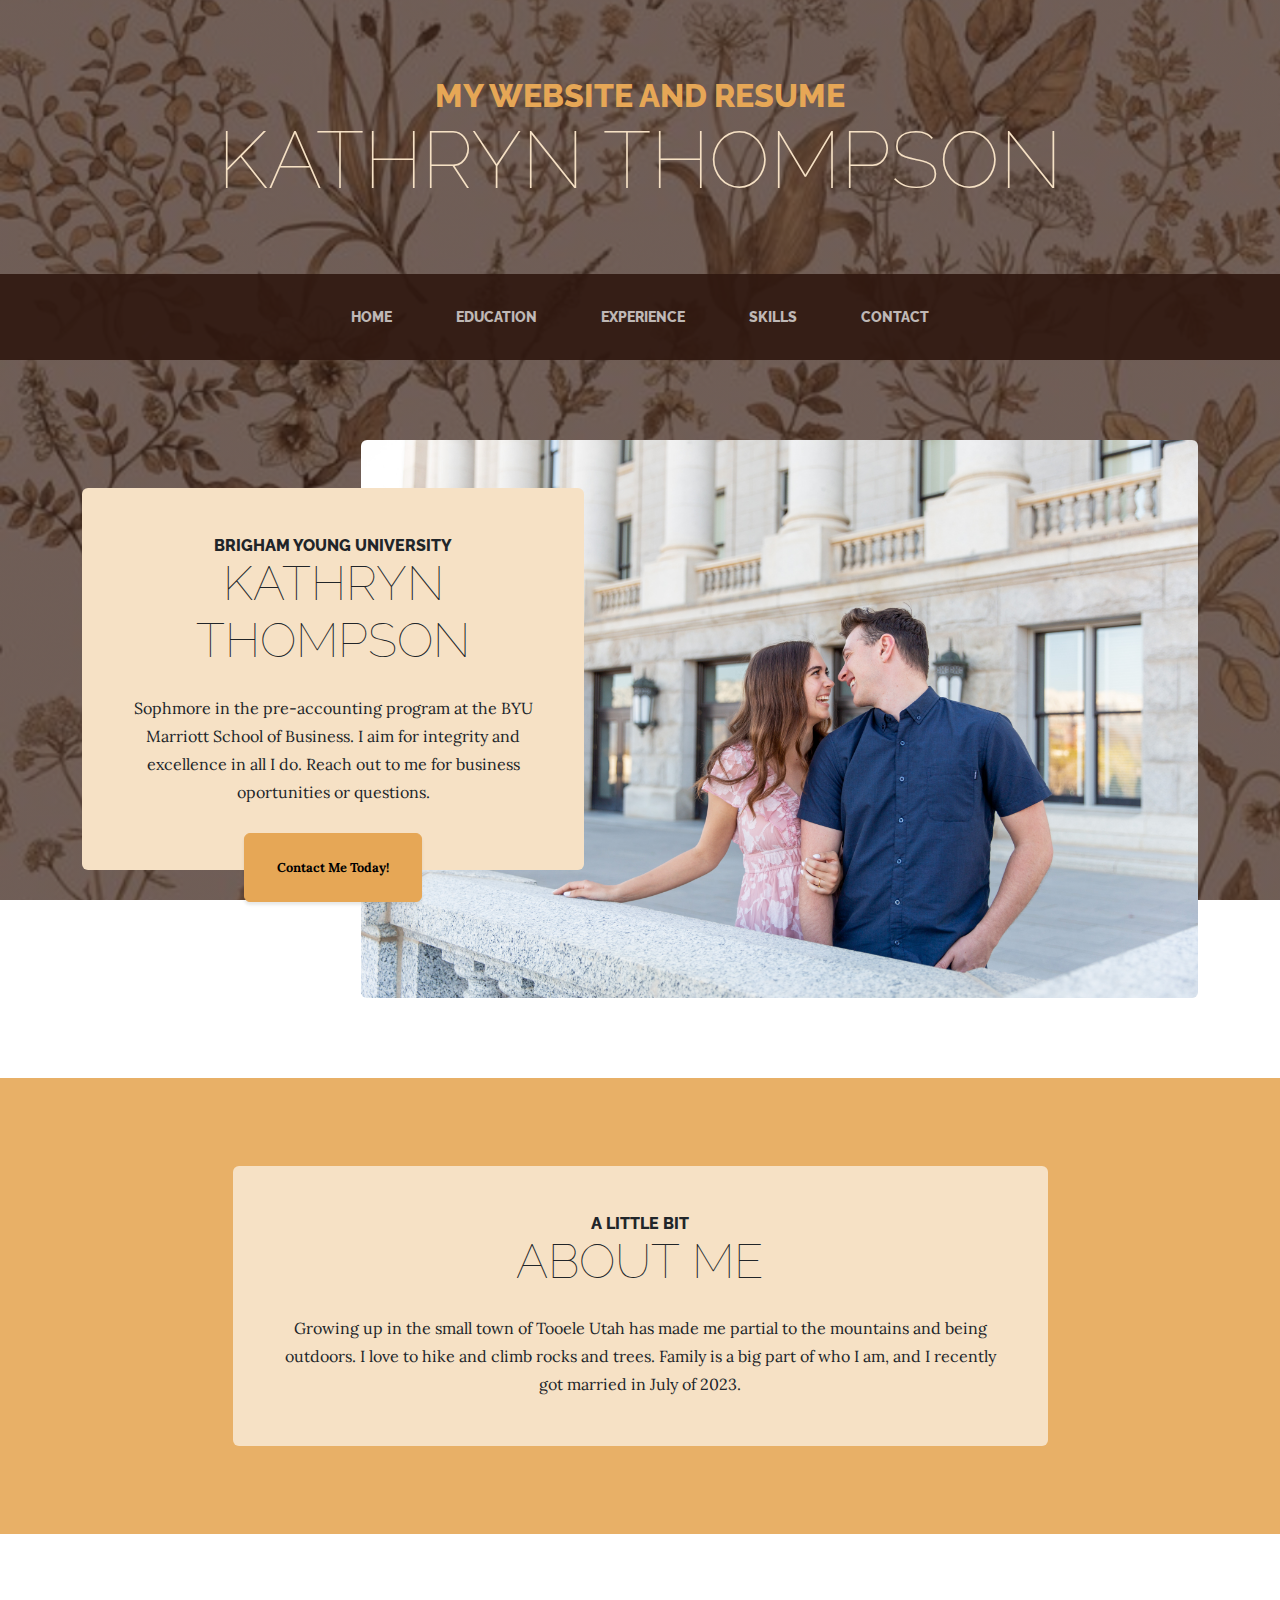
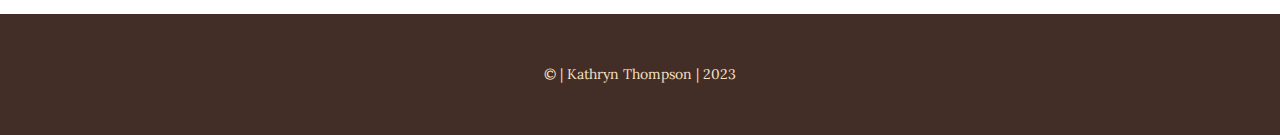
<file: Website Kat/index.html>
<!DOCTYPE html>
<html lang="en">
    <head>
        <meta charset="utf-8" />
        <meta name="viewport" content="width=device-width, initial-scale=1, shrink-to-fit=no" />
        <meta name="description" content="Kathryn Thompson Resume and Website" />
        <meta name="author" content="" />
        <title>Kathryn Thompson - Brigham Young University Student</title>
        <link rel="icon" type="image/x-icon" href="assets/favicon.ico" />
        <!-- Google fonts-->
        <link href="https://fonts.googleapis.com/css?family=Raleway:100,100i,200,200i,300,300i,400,400i,500,500i,600,600i,700,700i,800,800i,900,900i" rel="stylesheet" />
        <link href="https://fonts.googleapis.com/css?family=Lora:400,400i,700,700i" rel="stylesheet" />
        <!-- Core theme CSS (includes Bootstrap)-->
        <link href="css/styles.css" rel="stylesheet" />
    </head>
    <body>
        <header>
            <h1 class="site-heading text-center text-faded d-none d-lg-block">
                <span class="site-heading-upper text-primary mb-3">My Website and Resume</span>
                <span class="site-heading-lower">Kathryn Thompson</span>
            </h1>
        </header>
        <!-- Navigation-->
        <nav class="navbar navbar-expand-lg navbar-dark py-lg-4" id="mainNav">
            <div class="container">
                <a class="navbar-brand text-uppercase fw-bold d-lg-none" href="index.html">Kathryn Thompson</a>
                <button class="navbar-toggler" type="button" data-bs-toggle="collapse" data-bs-target="#navbarSupportedContent" aria-controls="navbarSupportedContent" aria-expanded="false" aria-label="Toggle navigation"><span class="navbar-toggler-icon"></span></button>
                <div class="collapse navbar-collapse" id="navbarSupportedContent">
                    <ul class="navbar-nav mx-auto">
                        <li class="nav-item px-lg-4"><a class="nav-link text-uppercase" href="index.html">Home</a></li>
                        <li class="nav-item px-lg-4"><a class="nav-link text-uppercase" href="education.html">Education</a></li>
                        <li class="nav-item px-lg-4"><a class="nav-link text-uppercase" href="experience.html">Experience</a></li>
                        <li class="nav-item px-lg-4"><a class="nav-link text-uppercase" href="skills.html">Skills</a></li>
                        <li class="nav-item px-lg-4"><a class="nav-link text-uppercase" href="contact.html">Contact</a></li>
                    </ul>
                </div>
            </div>
        </nav>
        <section class="page-section clearfix">
            <div class="container">
                <div class="intro">
                    <img class="intro-img img-fluid mb-3 mb-lg-0 rounded" src="assets/img/intropic.JPG" alt="..." />
                    <div class="intro-text left-0 text-center bg-faded p-5 rounded">
                        <h2 class="section-heading mb-4">
                            <span class="section-heading-upper">Brigham Young University</span>
                            <span class="section-heading-lower">Kathryn Thompson</span>
                        </h2>
                        <p class="mb-3"> Sophmore in the pre-accounting program at the BYU Marriott School of Business. I aim for integrity and excellence in all I do. Reach out to me for business oportunities or questions.</p>
                        <div class="intro-button mx-auto"><a class="btn btn-primary btn-xl" href="contact.html">Contact Me Today!</a></div>
                    </div>
                </div>
            </div>
        </section>
        <section class="page-section cta">
            <div class="container">
                <div class="row">
                    <div class="col-xl-9 mx-auto">
                        <div class="cta-inner bg-faded text-center rounded">
                            <h2 class="section-heading mb-4">
                                <span class="section-heading-upper">A Little Bit</span>
                                <span class="section-heading-lower">About Me</span>
                            </h2>
                            <p class="mb-0">Growing up in the small town of Tooele Utah has made me partial to the mountains and being outdoors. I love to hike and climb rocks and trees. Family is a big part of who I am, and I recently got married in July of 2023.</p>
                        </div>
                    </div>
                </div>
            </div>
        </section>
        <footer class="footer text-faded text-center py-5">
            <div class="container"><p class="m-0 small">&copy; | Kathryn Thompson | 2023</p></div>
        </footer>
        <!-- Bootstrap core JS-->
        <script src="https://cdn.jsdelivr.net/npm/bootstrap@5.2.3/dist/js/bootstrap.bundle.min.js"></script>
        <!-- Core theme JS-->
        <script src="js/scripts.js"></script>
    </body>
</html>
</file>
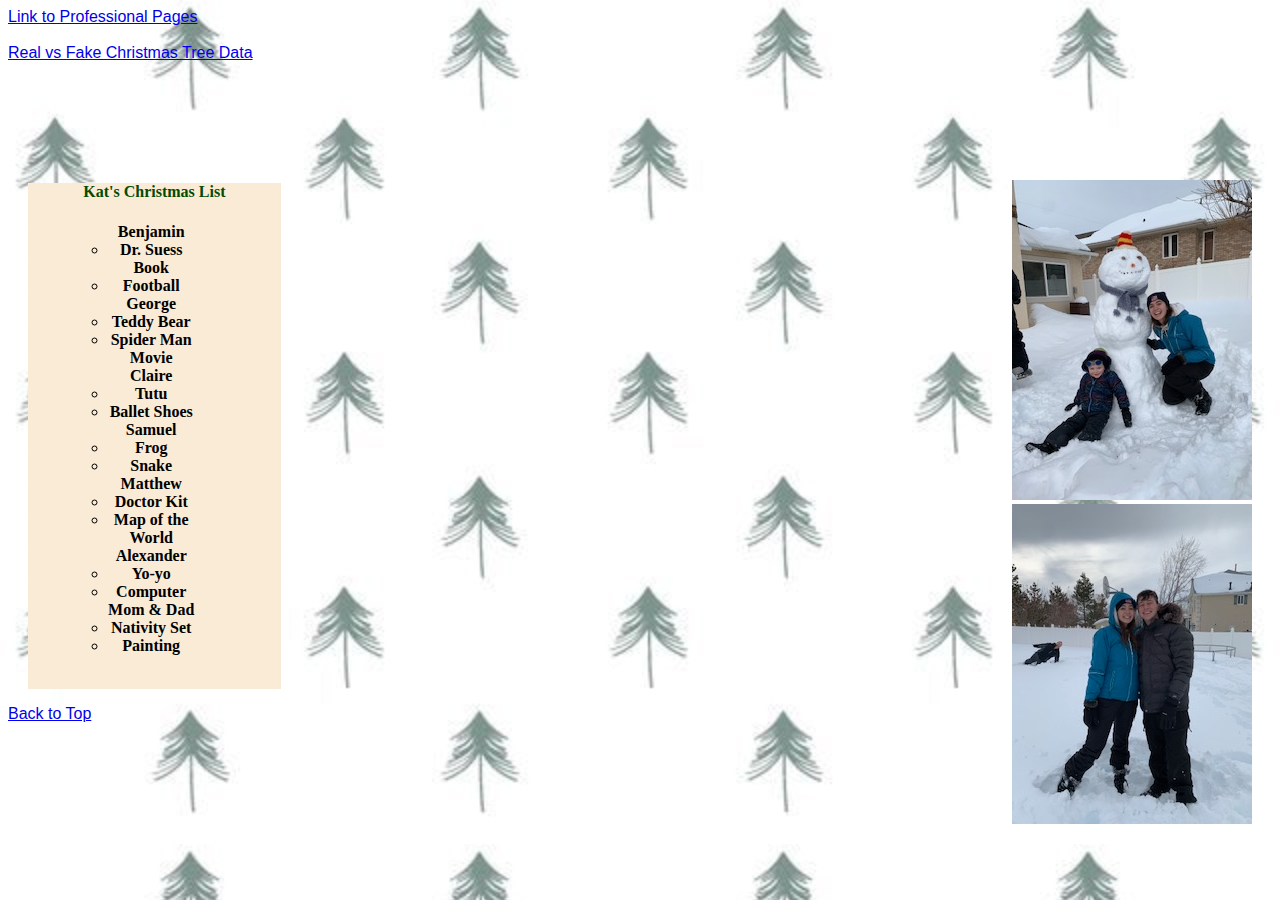
<file: Website Kat/christmaslist.html>
<!DOCTYPE html>
<html lang="en">
<head>
    <meta charset="UTF-8">
    <meta name="viewport" content="width=device-width, initial-scale=1.0">
    <title>Kathryn Thompson</title>
    <link rel="stylesheet" href="../Website Kat/css/stylesheet.css">
    <link rel="stylesheet" href="../Website Kat/css/layout.css">
</head>
<body class="bg">
 
<a id="top" href="index.html">Link to Professional Pages</a> <br><br>
<a href="#rvsf">Real vs Fake Christmas Tree Data</a>
    <div class="top">
        <center><iframe width="500" height="315" src="https://www.youtube.com/embed/u8zWZB0zdL0?si=0aUt4ipmDhLYpeOI" title="YouTube video player" frameborder="0" allow="accelerometer; autoplay; clipboard-write; encrypted-media; gyroscope; picture-in-picture; web-share" allowfullscreen>Christmas Music</iframe>
        </center>
    </div>

    <div class="right">
        <br>
        <center><img src="../Website Kat/assets/img/snowman.jpg" alt="Snowman"></center>
        <center><img src="../Website Kat/assets/img/winter.jpg" alt="Winter"></center>
    </div>

    <div class="left background">
        <h4 class="heading"> Kat's Christmas List</h4>

        <ol class="list scroll background"> 
            <ul>Benjamin
            <li>Dr. Suess Book</li>
            <li>Football</li>
            </ul>
            <ul> George
                <li>Teddy Bear</li>
                <li>Spider Man Movie</li>
            </ul>
            <ul>Claire
                <li>Tutu</li>
                <li>Ballet Shoes</li>
            </ul>
            <ul>Samuel
                <li>Frog</li>
                <li>Snake</li>
            </ul>
            <ul>Matthew
                <li>Doctor Kit</li>
                <li>Map of the World</li>
            </ul>
            <ul>Alexander
                <li>Yo-yo</li>
                <li>Computer</li>
            </ul>
            <ul>Mom & Dad
                <li>Nativity Set</li>
                <li>Painting</li>
            </ul>
            <p>&nbsp;</p>

        </ol>
        </div>



    <center><div class="width" id="rvsf">
        <div class='tableauPlaceholder' id='viz1702411051097' style='position: relative'><noscript><a href='#'><img alt='Christmas Tree Data ' src='https:&#47;&#47;public.tableau.com&#47;static&#47;images&#47;6S&#47;6SD4JDS2N&#47;1_rss.png' style='border: none' /></a></noscript><object class='tableauViz'  style='display:none;'><param name='host_url' value='https%3A%2F%2Fpublic.tableau.com%2F' /> <param name='embed_code_version' value='3' /> <param name='path' value='shared&#47;6SD4JDS2N' /> <param name='toolbar' value='yes' /><param name='static_image' value='https:&#47;&#47;public.tableau.com&#47;static&#47;images&#47;6S&#47;6SD4JDS2N&#47;1.png' /> <param name='animate_transition' value='yes' /><param name='display_static_image' value='yes' /><param name='display_spinner' value='yes' /><param name='display_overlay' value='yes' /><param name='display_count' value='yes' /><param name='language' value='en-US' /><param name='filter' value='publish=yes' /></object></div>                <script type='text/javascript'>                    var divElement = document.getElementById('viz1702411051097');                    var vizElement = divElement.getElementsByTagName('object')[0];                    if ( divElement.offsetWidth > 800 ) { vizElement.style.width='1000px';vizElement.style.height='827px';} else if ( divElement.offsetWidth > 500 ) { vizElement.style.width='1000px';vizElement.style.height='827px';} else { vizElement.style.width='100%';vizElement.style.height='777px';}                     var scriptElement = document.createElement('script');                    scriptElement.src = 'https://public.tableau.com/javascripts/api/viz_v1.js';                    vizElement.parentNode.insertBefore(scriptElement, vizElement);                </script> 
    </div>
    </center>
    
<a href="#top">Back to Top</a>

</body>
</html>
</file>
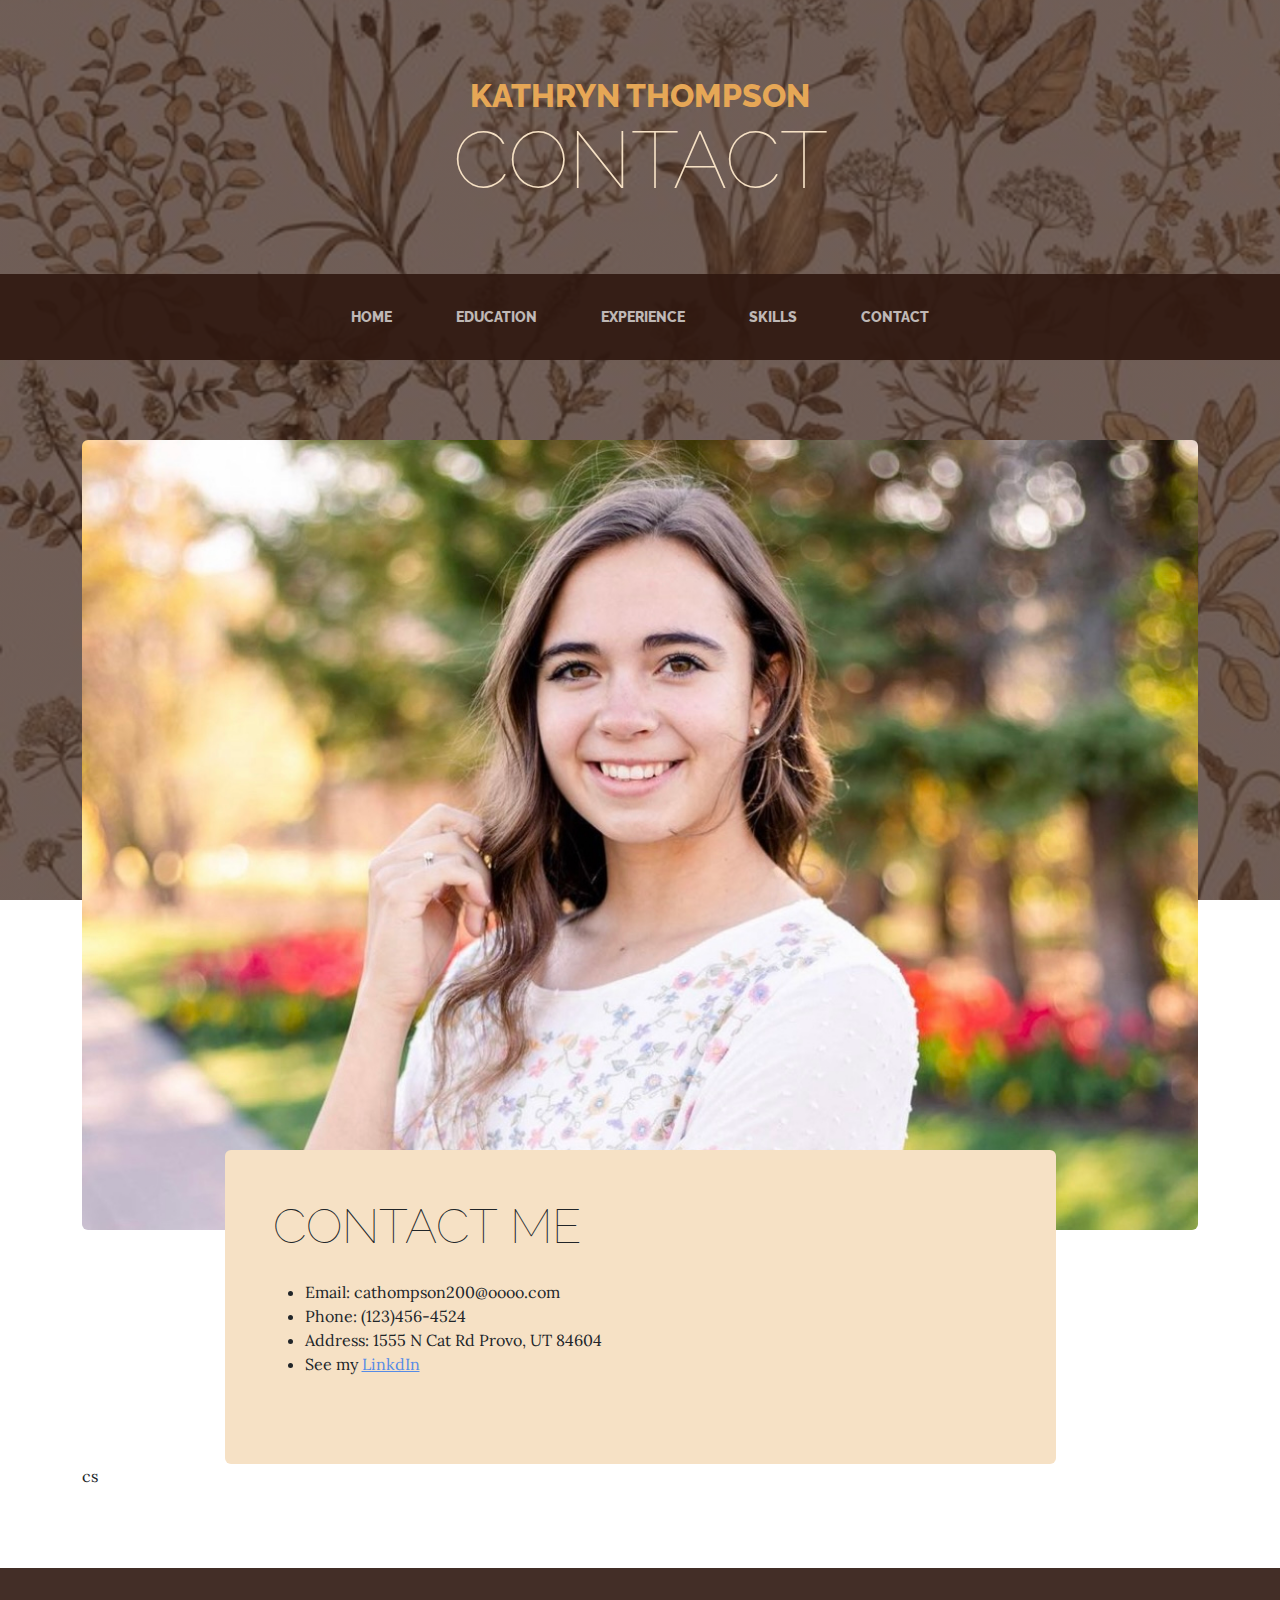
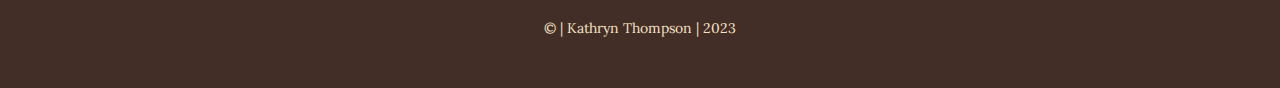
<file: Website Kat/contact.html>
<!DOCTYPE html>
<html lang="en">
    <head>
        <meta charset="utf-8" />
        <meta name="viewport" content="width=device-width, initial-scale=1, shrink-to-fit=no" />
        <meta name="description" content="" />
        <meta name="author" content="" />
        <title>Kathryn Thompson - Brigham Young University Student</title>
        <link rel="icon" type="image/x-icon" href="assets/favicon.ico" />
        <!-- Google fonts-->
        <link href="https://fonts.googleapis.com/css?family=Raleway:100,100i,200,200i,300,300i,400,400i,500,500i,600,600i,700,700i,800,800i,900,900i" rel="stylesheet" />
        <link href="https://fonts.googleapis.com/css?family=Lora:400,400i,700,700i" rel="stylesheet" />
        <!-- Core theme CSS (includes Bootstrap)-->
        <link href="css/styles.css" rel="stylesheet" />
    </head>
    <body>
        <header>
            <h1 class="site-heading text-center text-faded d-none d-lg-block">
                <span class="site-heading-upper text-primary mb-3">Kathryn Thompson</span>
                <span class="site-heading-lower">Contact</span>
            </h1>
        </header>
        <!-- Navigation-->
        <nav class="navbar navbar-expand-lg navbar-dark py-lg-4" id="mainNav">
            <div class="container">
                <a class="navbar-brand text-uppercase fw-bold d-lg-none" href="index.html">Kathryn Thompson</a>
                <button class="navbar-toggler" type="button" data-bs-toggle="collapse" data-bs-target="#navbarSupportedContent" aria-controls="navbarSupportedContent" aria-expanded="false" aria-label="Toggle navigation"><span class="navbar-toggler-icon"></span></button>
                <div class="collapse navbar-collapse" id="navbarSupportedContent">
                    <ul class="navbar-nav mx-auto">
                        <li class="nav-item px-lg-4"><a class="nav-link text-uppercase" href="index.html">Home</a></li>
                        <li class="nav-item px-lg-4"><a class="nav-link text-uppercase" href="education.html">Education</a></li>
                        <li class="nav-item px-lg-4"><a class="nav-link text-uppercase" href="experience.html">Experience</a></li>
                        <li class="nav-item px-lg-4"><a class="nav-link text-uppercase" href="skills.html">Skills</a></li>
                        <li class="nav-item px-lg-4"><a class="nav-link text-uppercase" href="contact.html">Contact</a></li>
                    </ul>
                </div>
            </div>
        </nav>
        <section class="page-section about-heading">
            <div class="container">
                <img class="img-fluid rounded about-heading-img mb-3 mb-lg-0" src="assets/img/head.jpg" alt="Kathryn Thompson Headshot"/>
                <div class="about-heading-content">
                    <div class="row">
                        <div class="col-xl-9 col-lg-10 mx-auto">
                            <div class="bg-faded rounded p-5">
                                <h2 class="section-heading mb-4">
                                    <span class="section-heading-upper"></span>
                                    <span class="section-heading-lower">Contact Me</span>
                                </h2>
                                <p>
                                    <ul>
                                        <li>Email: cathompson200@oooo.com</li>
                                        <li>Phone: (123)456-4524</li>
                                        <li>Address: 1555 N Cat Rd Provo, UT 84604</li>
                                        <li>See my <a href="https://www.linkedin.com/in/kathrynthom21" target="_blank" title="Kathryn Thompson LinkdIn">LinkdIn </a> </li> <br>
                                    </ul>
                                </p>
                            </div>
                        </div>
                    </div>cs
                    <a href=""></a>
                </div>
            </div>
        </section>
        <footer class="footer text-faded text-center py-5">
            <div class="container"><p class="m-0 small">&copy; | Kathryn Thompson | 2023</p></div>
        </footer>
        <!-- Bootstrap core JS-->
        <script src="https://cdn.jsdelivr.net/npm/bootstrap@5.2.3/dist/js/bootstrap.bundle.min.js"></script>
        <!-- Core theme JS-->
        <script src="js/scripts.js"></script>
    </body>
</html>
</file>
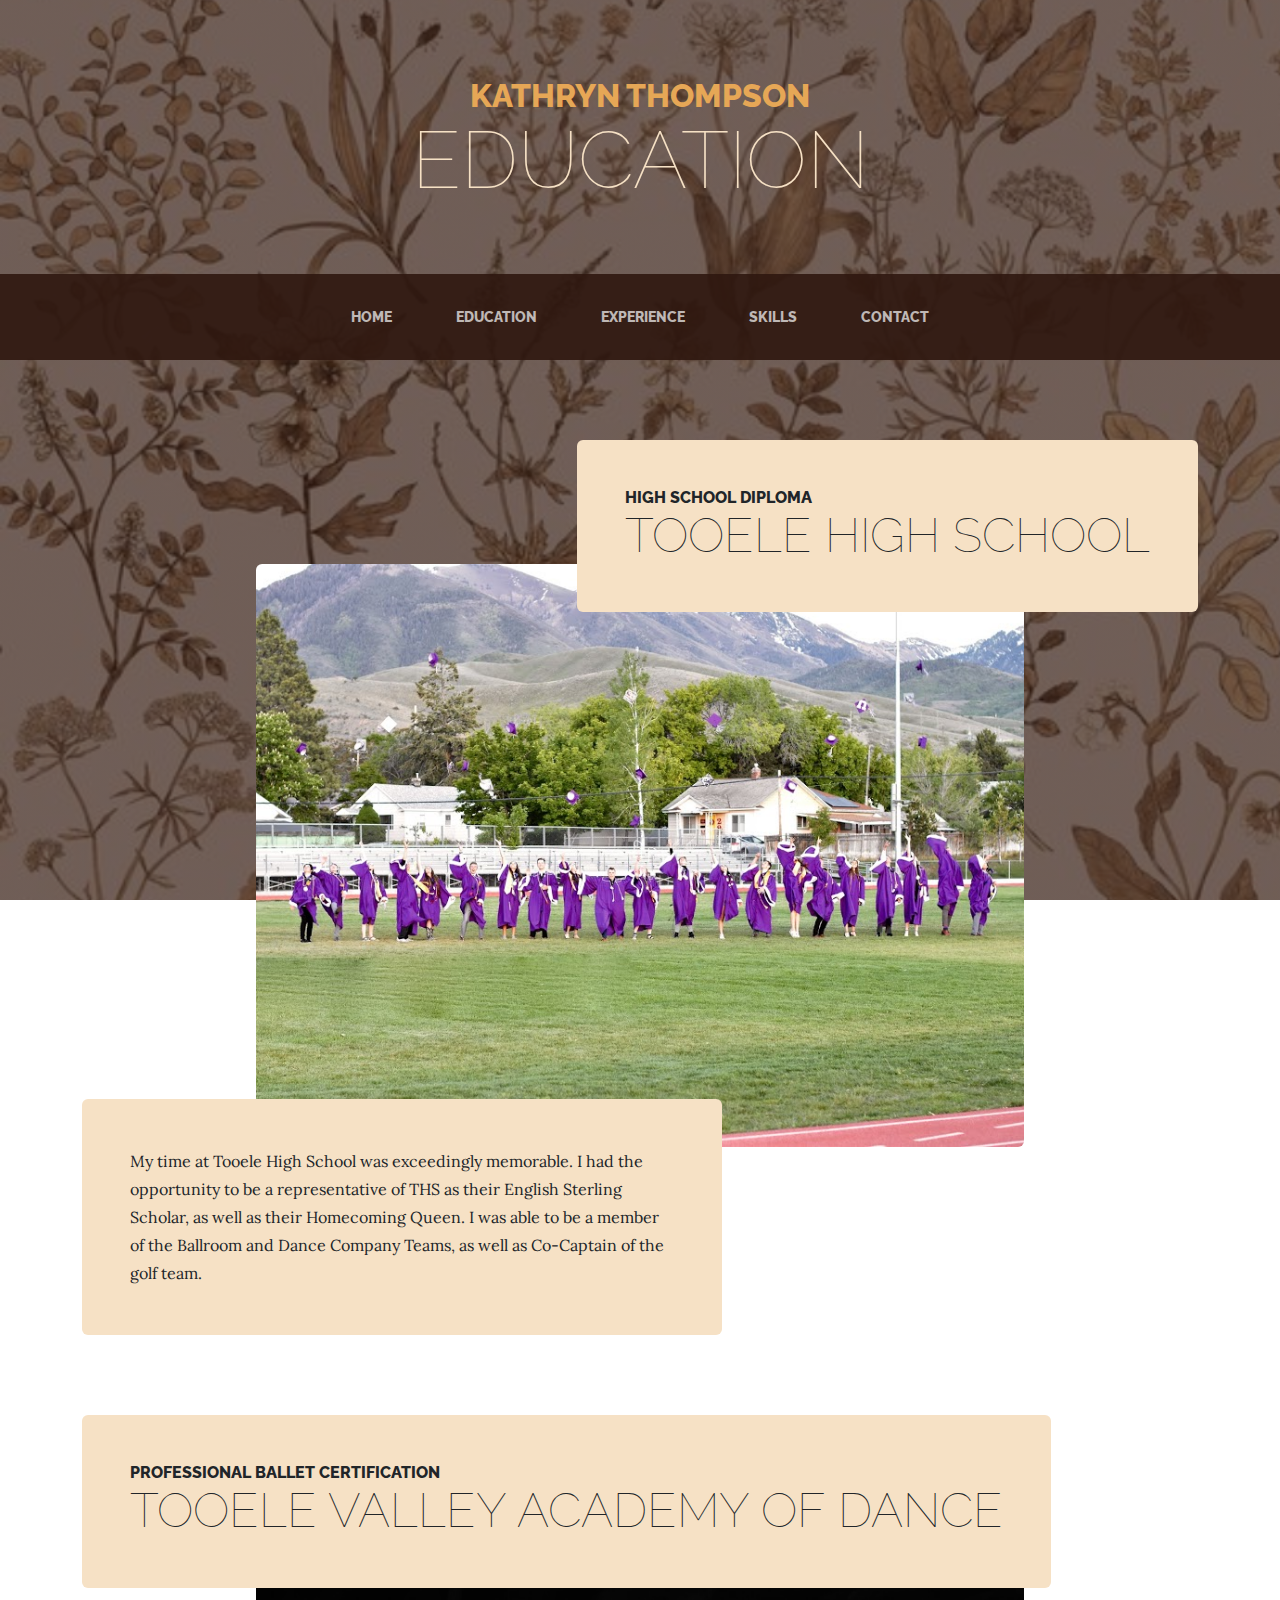
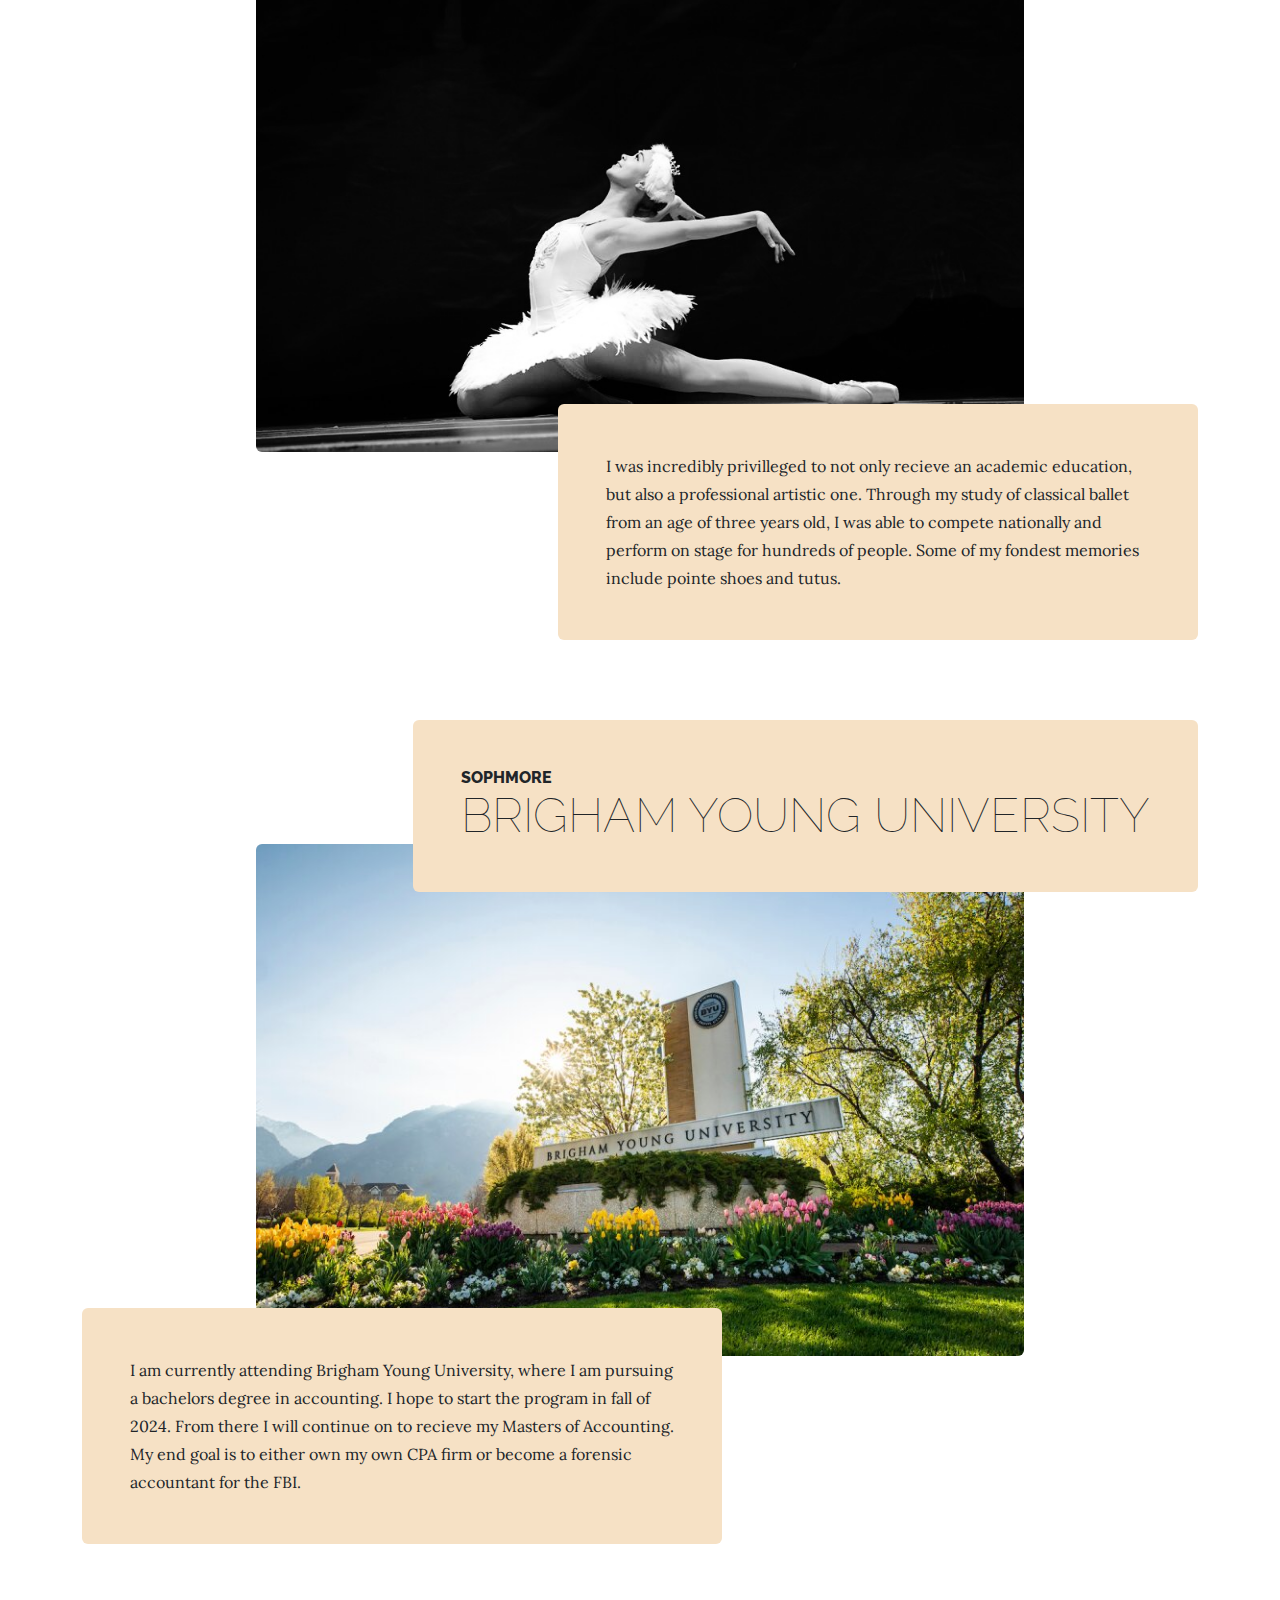
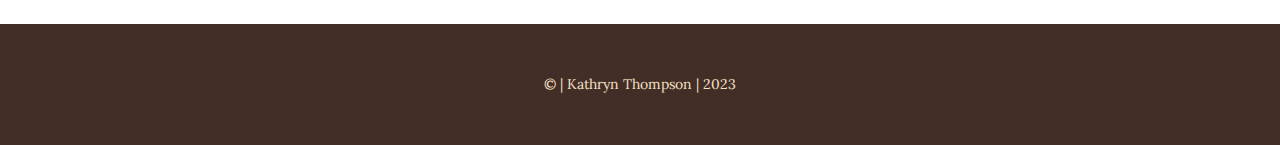
<file: Website Kat/education.html>
<!DOCTYPE html>
<html lang="en">
    <head>
        <meta charset="utf-8" />
        <meta name="viewport" content="width=device-width, initial-scale=1, shrink-to-fit=no" />
        <meta name="description" content="" />
        <meta name="author" content="" />
        <title>Kathryn Thompson - Brigham Young University Student</title>
        <link rel="icon" type="image/x-icon" href="assets/favicon.ico" />
        <!-- Google fonts-->
        <link href="https://fonts.googleapis.com/css?family=Raleway:100,100i,200,200i,300,300i,400,400i,500,500i,600,600i,700,700i,800,800i,900,900i" rel="stylesheet" />
        <link href="https://fonts.googleapis.com/css?family=Lora:400,400i,700,700i" rel="stylesheet" />
        <!-- Core theme CSS (includes Bootstrap)-->
        <link href="css/styles.css" rel="stylesheet" />
    </head>
    <body>
        <header>
            <h1 class="site-heading text-center text-faded d-none d-lg-block">
                <span class="site-heading-upper text-primary mb-3">Kathryn Thompson</span>
                <span class="site-heading-lower">Education</span>
            </h1>
        </header>
        <!-- Navigation-->
        <nav class="navbar navbar-expand-lg navbar-dark py-lg-4" id="mainNav">
            <div class="container">
                <a class="navbar-brand text-uppercase fw-bold d-lg-none" href="index.html">Kathryn Thompson</a>
                <button class="navbar-toggler" type="button" data-bs-toggle="collapse" data-bs-target="#navbarSupportedContent" aria-controls="navbarSupportedContent" aria-expanded="false" aria-label="Toggle navigation"><span class="navbar-toggler-icon"></span></button>
                <div class="collapse navbar-collapse" id="navbarSupportedContent">
                    <ul class="navbar-nav mx-auto">
                        <li class="nav-item px-lg-4"><a class="nav-link text-uppercase" href="index.html">Home</a></li>
                        <li class="nav-item px-lg-4"><a class="nav-link text-uppercase" href="education.html">Education</a></li>
                        <li class="nav-item px-lg-4"><a class="nav-link text-uppercase" href="experience.html">Experience</a></li>
                        <li class="nav-item px-lg-4"><a class="nav-link text-uppercase" href="skills.html">Skills</a></li>
                        <li class="nav-item px-lg-4"><a class="nav-link text-uppercase" href="contact.html">Contact</a></li>
                    </ul>
                </div>
            </div>
        </nav>
        <section class="page-section">
            <div class="container">
                <div class="product-item">
                    <div class="product-item-title d-flex">
                        <div class="bg-faded p-5 d-flex ms-auto rounded">
                            <h2 class="section-heading mb-0">
                                <span class="section-heading-upper">High School Diploma</span>
                                <span class="section-heading-lower">Tooele High School</span>
                            </h2>
                        </div>
                    </div>
                    <img class="product-item-img mx-auto d-flex rounded img-fluid mb-3 mb-lg-0" src="assets/img/ths.JPG" alt="Tooele High School" />
                    <div class="product-item-description d-flex me-auto">
                        <div class="bg-faded p-5 rounded"><p class="mb-0">My time at Tooele High School was exceedingly memorable. I had the opportunity to be a representative of THS as their English Sterling Scholar, as well as their Homecoming Queen. I was able to be a member of the Ballroom and Dance Company Teams, as well as Co-Captain of the golf team. </p></div>
                    </div>
                </div>
            </div>
        </section>
        <section class="page-section">
            <div class="container">
                <div class="product-item">
                    <div class="product-item-title d-flex">
                        <div class="bg-faded p-5 d-flex me-auto rounded">
                            <h2 class="section-heading mb-0">
                                <span class="section-heading-upper">Professional Ballet Certification</span>
                                <span class="section-heading-lower">Tooele Valley Academy of Dance</span>
                            </h2>
                        </div>
                    </div>
                    <img class="product-item-img mx-auto d-flex rounded img-fluid mb-3 mb-lg-0" src="assets/img/ballet.JPG" alt="..." />
                    <div class="product-item-description d-flex ms-auto">
                        <div class="bg-faded p-5 rounded"><p class="mb-0">I was incredibly privilleged to not only recieve an academic education, but also a professional artistic one. Through my study of classical ballet from an age of three years old, I was able to compete nationally and perform on stage for hundreds of people. Some of my fondest memories include pointe shoes and tutus.</p></div>
                    </div>
                </div>
            </div>
        </section>
        <section class="page-section">
            <div class="container">
                <div class="product-item">
                    <div class="product-item-title d-flex">
                        <div class="bg-faded p-5 d-flex ms-auto rounded">
                            <h2 class="section-heading mb-0">
                                <span class="section-heading-upper">Sophmore</span>
                                <span class="section-heading-lower">Brigham Young University</span>
                            </h2>
                        </div>
                    </div>
                    <img class="product-item-img mx-auto d-flex rounded img-fluid mb-3 mb-lg-0" src="assets/img/byu.JPG" alt="..." />
                    <div class="product-item-description d-flex me-auto">
                        <div class="bg-faded p-5 rounded"><p class="mb-0">I am currently attending Brigham Young University, where I am pursuing a bachelors degree in accounting. I hope to start the program in fall of 2024. From there I will continue on to recieve my Masters of Accounting. My end goal is to either own my own CPA firm or become a forensic accountant for the FBI.</p></div>
                    </div>
                </div>
            </div>
        </section>
        <footer class="footer text-faded text-center py-5">
            <div class="container"><p class="m-0 small">&copy; | Kathryn Thompson | 2023</p></div>
        </footer>
        <!-- Bootstrap core JS-->
        <script src="https://cdn.jsdelivr.net/npm/bootstrap@5.2.3/dist/js/bootstrap.bundle.min.js"></script>
        <!-- Core theme JS-->
        <script src="js/scripts.js"></script>
    </body>
</html>
</file>
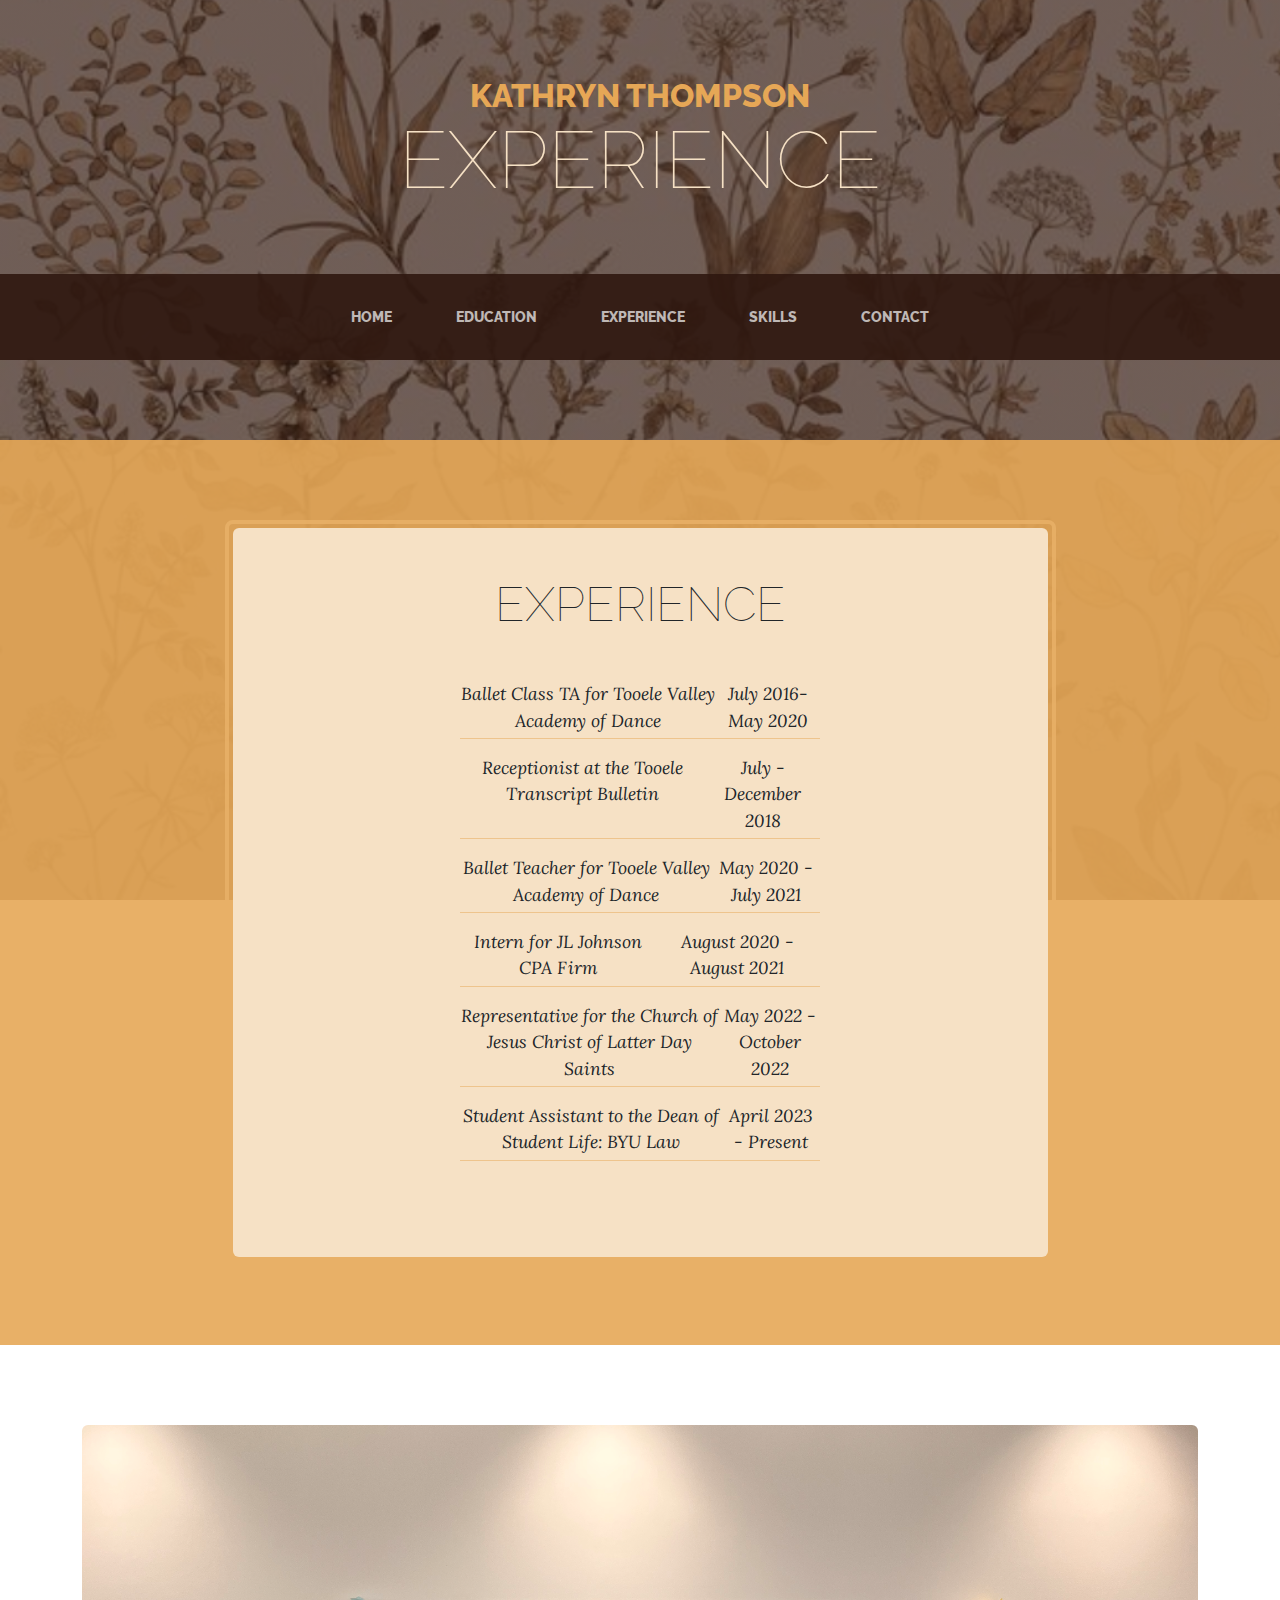
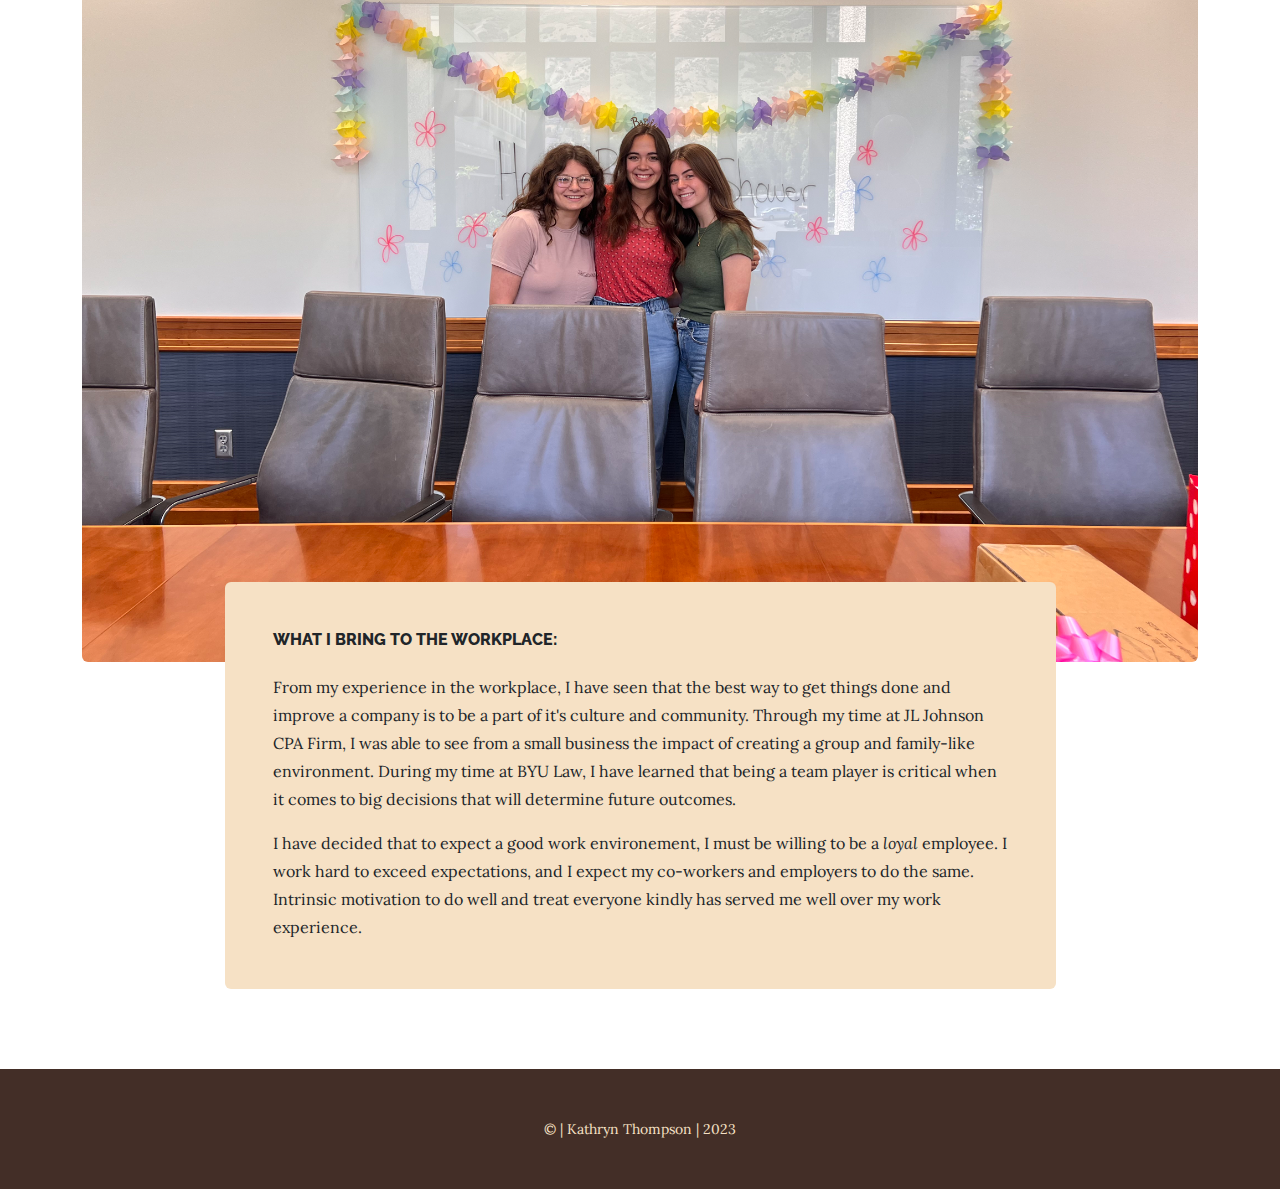
<file: Website Kat/experience.html>
<!DOCTYPE html>
<html lang="en">
    <head>
        <meta charset="utf-8" />
        <meta name="viewport" content="width=device-width, initial-scale=1, shrink-to-fit=no" />
        <meta name="description" content="" />
        <meta name="author" content="" />
        <title>Kathryn Thompson - Brigham Young University Student</title>
        <link rel="icon" type="image/x-icon" href="assets/favicon.ico" />
        <!-- Google fonts-->
        <link href="https://fonts.googleapis.com/css?family=Raleway:100,100i,200,200i,300,300i,400,400i,500,500i,600,600i,700,700i,800,800i,900,900i" rel="stylesheet" />
        <link href="https://fonts.googleapis.com/css?family=Lora:400,400i,700,700i" rel="stylesheet" />
        <!-- Core theme CSS (includes Bootstrap)-->
        <link href="css/styles.css" rel="stylesheet" />
    </head>
    <body>
        <header>
            <h1 class="site-heading text-center text-faded d-none d-lg-block">
                <span class="site-heading-upper text-primary mb-3">Kathryn Thompson</span>
                <span class="site-heading-lower">Experience</span>
            </h1>
        </header>
        <!-- Navigation-->
        <nav class="navbar navbar-expand-lg navbar-dark py-lg-4" id="mainNav">
            <div class="container">
                <a class="navbar-brand text-uppercase fw-bold d-lg-none" href="index.html">Kathryn Thompson</a>
                <button class="navbar-toggler" type="button" data-bs-toggle="collapse" data-bs-target="#navbarSupportedContent" aria-controls="navbarSupportedContent" aria-expanded="false" aria-label="Toggle navigation"><span class="navbar-toggler-icon"></span></button>
                <div class="collapse navbar-collapse" id="navbarSupportedContent">
                    <ul class="navbar-nav mx-auto">
                        <li class="nav-item px-lg-4"><a class="nav-link text-uppercase" href="index.html">Home</a></li>
                        <li class="nav-item px-lg-4"><a class="nav-link text-uppercase" href="education.html">Education</a></li>
                        <li class="nav-item px-lg-4"><a class="nav-link text-uppercase" href="experience.html">Experience</a></li>
                        <li class="nav-item px-lg-4"><a class="nav-link text-uppercase" href="skills.html">Skills</a></li>
                        <li class="nav-item px-lg-4"><a class="nav-link text-uppercase" href="contact.html">Contact</a></li>
                    </ul>
                </div>
            </div>
        </nav>
        <section class="page-section cta">
            <div class="container">
                <div class="row">
                    <div class="col-xl-9 mx-auto">
                        <div class="cta-inner bg-faded text-center rounded">
                            <h2 class="section-heading mb-5">
                                <span class="section-heading-lower">Experience</span>
                            </h2>
                            <ul class="list-unstyled list-hours mb-5 text-left mx-auto">
                                <li class="list-unstyled-item list-hours-item d-flex">
                                    Ballet Class TA for Tooele Valley Academy of Dance
                                    <span class="ms-auto"> July 2016- May 2020</span>
                                </li>
                                <li class="list-unstyled-item list-hours-item d-flex">
                                    Receptionist at the Tooele Transcript Bulletin
                                    <span class="ms-auto">July - December 2018</span>
                                </li>
                                <li class="list-unstyled-item list-hours-item d-flex">
                                    Ballet Teacher for Tooele Valley Academy of Dance
                                    <span class="ms-auto">May 2020 - July 2021</span>
                                </li>
                                <li class="list-unstyled-item list-hours-item d-flex">
                                    Intern for JL Johnson CPA Firm 
                                    <span class="ms-auto">August 2020 - August 2021</span>
                                </li>
                                <li class="list-unstyled-item list-hours-item d-flex">
                                    Representative for the Church of Jesus Christ of Latter Day Saints
                                    <span class="ms-auto">May 2022 - October 2022</span>
                                </li>
                                <li class="list-unstyled-item list-hours-item d-flex">
                                    Student Assistant to the Dean of Student Life: BYU Law
                                    <span class="ms-auto">April 2023 - Present</span>
                                </li>
                            </ul>
                        </div>
                    </div>
                </div>
            </div>
        </section>
        <section class="page-section about-heading">
            <div class="container">
                <img class="img-fluid rounded about-heading-img mb-3 mb-lg-0" src="assets/img/work.JPG" alt="Workplace" />
                <div class="about-heading-content">
                    <div class="row">
                        <div class="col-xl-9 col-lg-10 mx-auto">
                            <div class="bg-faded rounded p-5">
                                <h2 class="section-heading mb-4">
                                    <span class="section-heading-upper">What I Bring to the Workplace:</span>
                                    <span class="section-heading-lower"></span>
                                </h2>
                                <p>From my experience in the workplace, I have seen that the best way to get things done and improve a company is to be a part of it's culture and community. Through my time at JL Johnson CPA Firm, I was able to see from a small business the impact of creating a group and family-like environment. During my time at BYU Law, I have learned that being a team player is critical when it comes to big decisions that will determine future outcomes.</p>
                                <p class="mb-0">
                                    I have decided that to expect a good work environement, I must be willing to be a 
                                    <em>loyal</em>
                                    employee. I work hard to exceed expectations, and I expect my co-workers and employers to do the same. Intrinsic motivation to do well and treat everyone kindly has served me well over my work experience.
                                </p>
                            </div>
                        </div>
                    </div>
                </div>
            </div>
        </section>
        <footer class="footer text-faded text-center py-5">
            <div class="container"><p class="m-0 small">&copy; | Kathryn Thompson | 2023</p></div>
        </footer>
        <!-- Bootstrap core JS-->
        <script src="https://cdn.jsdelivr.net/npm/bootstrap@5.2.3/dist/js/bootstrap.bundle.min.js"></script>
        <!-- Core theme JS-->
        <script src="js/scripts.js"></script>
    </body>
</html>
</file>
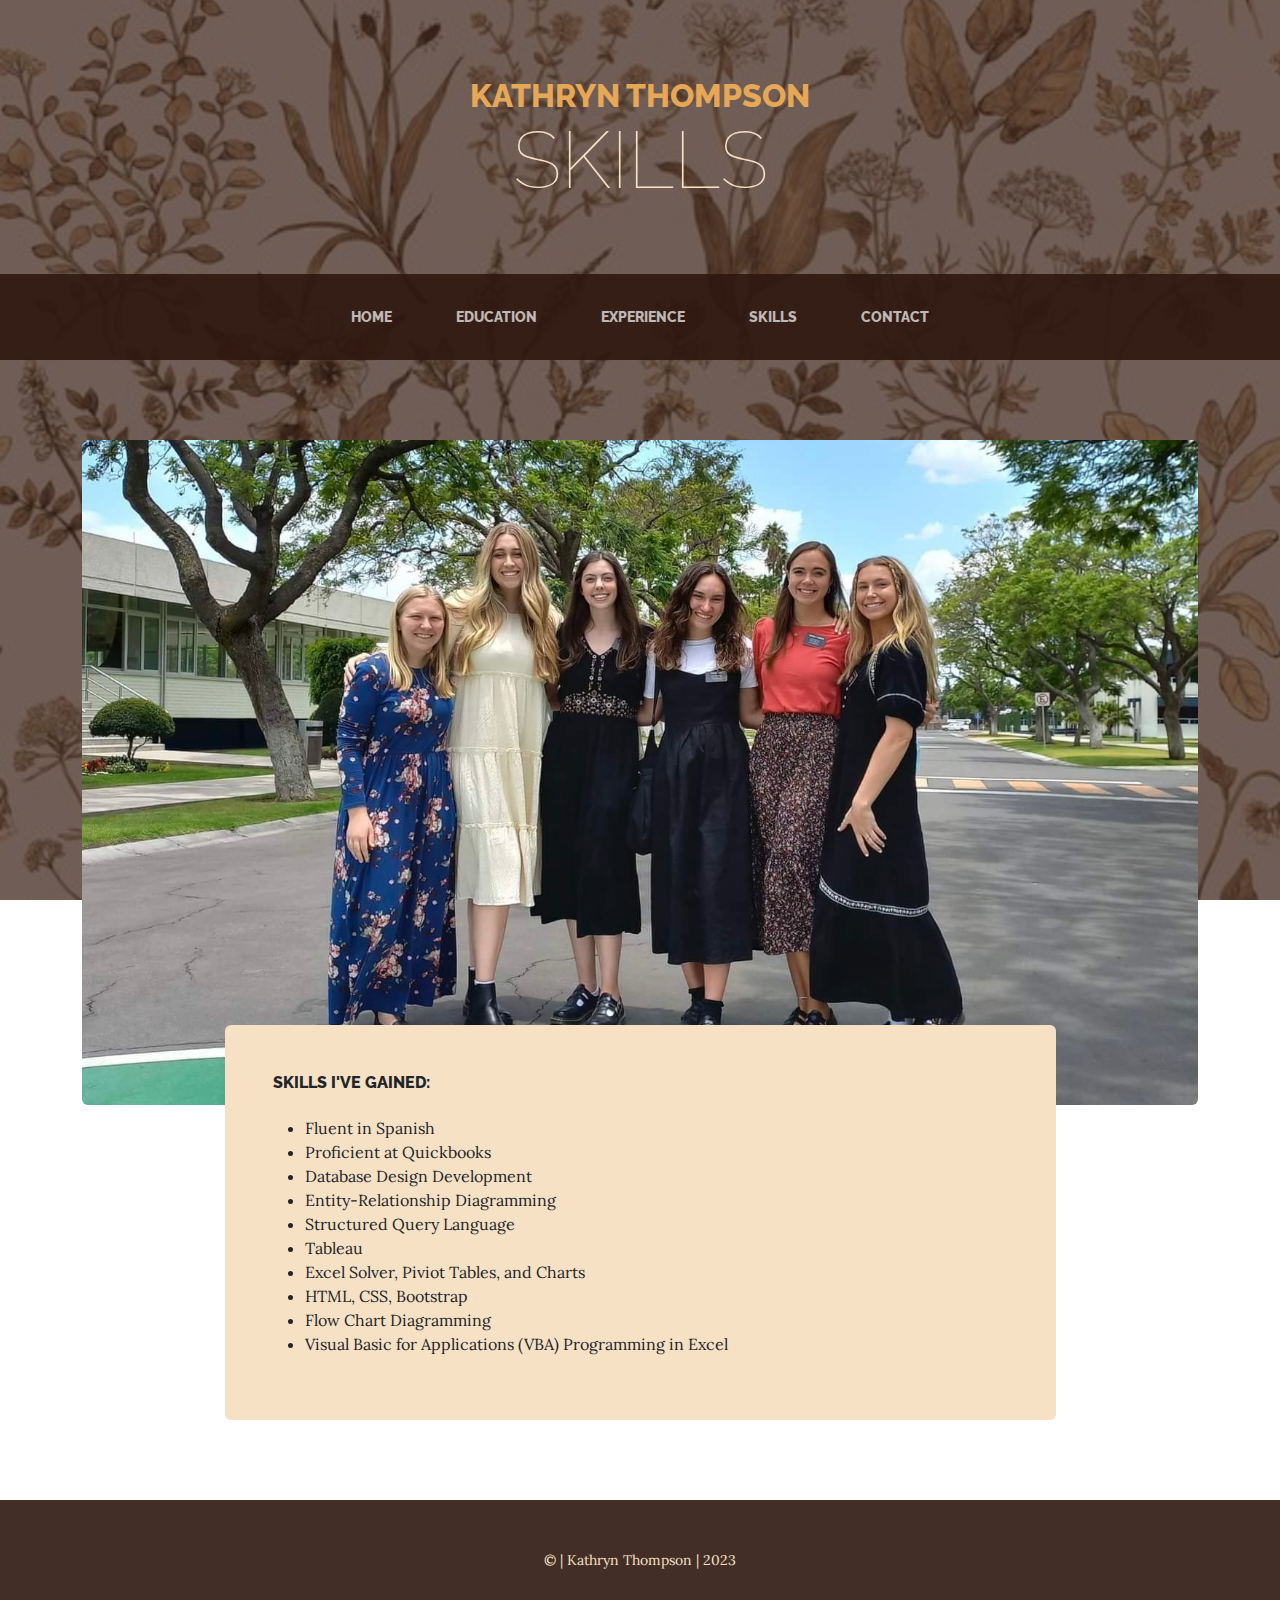
<file: Website Kat/skills.html>
<!DOCTYPE html>
<html lang="en">
    <head>
        <meta charset="utf-8" />
        <meta name="viewport" content="width=device-width, initial-scale=1, shrink-to-fit=no" />
        <meta name="description" content="" />
        <meta name="author" content="" />
        <title>Kathryn Thompson - Brigham Young University Student</title>
        <link rel="icon" type="image/x-icon" href="assets/favicon.ico" />
        <!-- Google fonts-->
        <link href="https://fonts.googleapis.com/css?family=Raleway:100,100i,200,200i,300,300i,400,400i,500,500i,600,600i,700,700i,800,800i,900,900i" rel="stylesheet" />
        <link href="https://fonts.googleapis.com/css?family=Lora:400,400i,700,700i" rel="stylesheet" />
        <!-- Core theme CSS (includes Bootstrap)-->
        <link href="css/styles.css" rel="stylesheet" />
    </head>
    <body>
        <header>
            <h1 class="site-heading text-center text-faded d-none d-lg-block">
                <span class="site-heading-upper text-primary mb-3">Kathryn Thompson</span>
                <span class="site-heading-lower">Skills</span>
            </h1>
        </header>
        <!-- Navigation-->
        <nav class="navbar navbar-expand-lg navbar-dark py-lg-4" id="mainNav">
            <div class="container">
                <a class="navbar-brand text-uppercase fw-bold d-lg-none" href="index.html">Kathryn Thompson</a>
                <button class="navbar-toggler" type="button" data-bs-toggle="collapse" data-bs-target="#navbarSupportedContent" aria-controls="navbarSupportedContent" aria-expanded="false" aria-label="Toggle navigation"><span class="navbar-toggler-icon"></span></button>
                <div class="collapse navbar-collapse" id="navbarSupportedContent">
                    <ul class="navbar-nav mx-auto">
                        <li class="nav-item px-lg-4"><a class="nav-link text-uppercase" href="index.html">Home</a></li>
                        <li class="nav-item px-lg-4"><a class="nav-link text-uppercase" href="education.html">Education</a></li>
                        <li class="nav-item px-lg-4"><a class="nav-link text-uppercase" href="experience.html">Experience</a></li>
                        <li class="nav-item px-lg-4"><a class="nav-link text-uppercase" href="skills.html">Skills</a></li>
                        <li class="nav-item px-lg-4"><a class="nav-link text-uppercase" href="contact.html">Contact</a></li>
                    </ul>
                </div>
            </div>
        </nav>
        <section class="page-section about-heading">
            <div class="container">
                <img class="img-fluid rounded about-heading-img mb-3 mb-lg-0" src="assets/img/ccm.jpg" alt="volunteer work" />
                <div class="about-heading-content">
                    <div class="row">
                        <div class="col-xl-9 col-lg-10 mx-auto">
                            <div class="bg-faded rounded p-5">
                                <h2 class="section-heading mb-4">
                                    <span class="section-heading-upper">Skills I've Gained:</span>
                                    <span class="section-heading-lower"></span>
                                </h2>
                                
                                <p class="mb-0">
                                    <ul>
                                        <li>Fluent in Spanish</li>
                                        <li>Proficient at Quickbooks</li>
                                        <li>Database Design Development</li>
                                        <li>Entity-Relationship Diagramming</li>
                                        <li>Structured Query Language</li>
                                        <li>Tableau</li>
                                        <li>Excel Solver, Piviot Tables, and Charts</li>
                                        <li>HTML, CSS, Bootstrap</li>
                                        <li>Flow Chart Diagramming</li>
                                        <li>Visual Basic for Applications (VBA) Programming in Excel</li>
                                    </ul>

                                </p>
                            </div>
                        </div>
                    </div>
                </div>
            </div>
        </section>
        <footer class="footer text-faded text-center py-5">
            <div class="container"><p class="m-0 small">&copy; | Kathryn Thompson | 2023</p></div>
        </footer>
        <!-- Bootstrap core JS-->
        <script src="https://cdn.jsdelivr.net/npm/bootstrap@5.2.3/dist/js/bootstrap.bundle.min.js"></script>
        <!-- Core theme JS-->
        <script src="js/scripts.js"></script>
    </body>
</html>
</file>
<file: Website Kat/css/stylesheet.css>
.heading {
    font-family: Georgia, 'Times New Roman', Times, serif;
    font-weight: bolder;
    font-size: 100%;
    color: rgb(2, 76, 2);
    text-align: center;
}
.bg {
    background-image: url(../assets/img/trees.png)
}
.list {
    font-family: Georgia, 'Times New Roman', Times, serif;
    font-weight: bold;
    font-size: 100%;
}
.scroll {
    font-family:cursive;
    text-align: center;
}
.background {
    border-width: 1px;
    border-style:hidden;
    background-color: antiquewhite;
    width: 50%;
    text-align: center;

}
.video {
 display: block;
 margin: 0 auto;
 text-align: center;
}
.border {
    border-color: black;
    border-width: 10px;

}
.width {
    width:50%;
}
</file>
<file: Website Kat/css/layout.css>
body {
    background-color: white;
    font-family: Verdana, Geneva, Tahoma, sans-serif;

}
.common{
    /* background-color: white; */
    border: 2px solid white;
    position: absolute;
}
.top {
    top: 500px;
    left: 5px;
    right: 5px;
    height: 100px;
    z-index: 2;
}
.left {
    top: 50px;
    left: 5px;
    width: 20%;
    bottom: 39px;
    z-index: 1;
    margin-left: 20px;

}
.mainbody {
}
.footer {
    left: 5px;
    right: 5px;
    height: 25px;
    font-size: 8px;
    color: #999999;
    text-align: center;
    padding-top: 15px;
    position: fixed;
}
.right{
    right: 5px;
    bottom: 39px;
    padding-left: 5px;
    float: right;
    margin-right: 20px;
}
</file>
